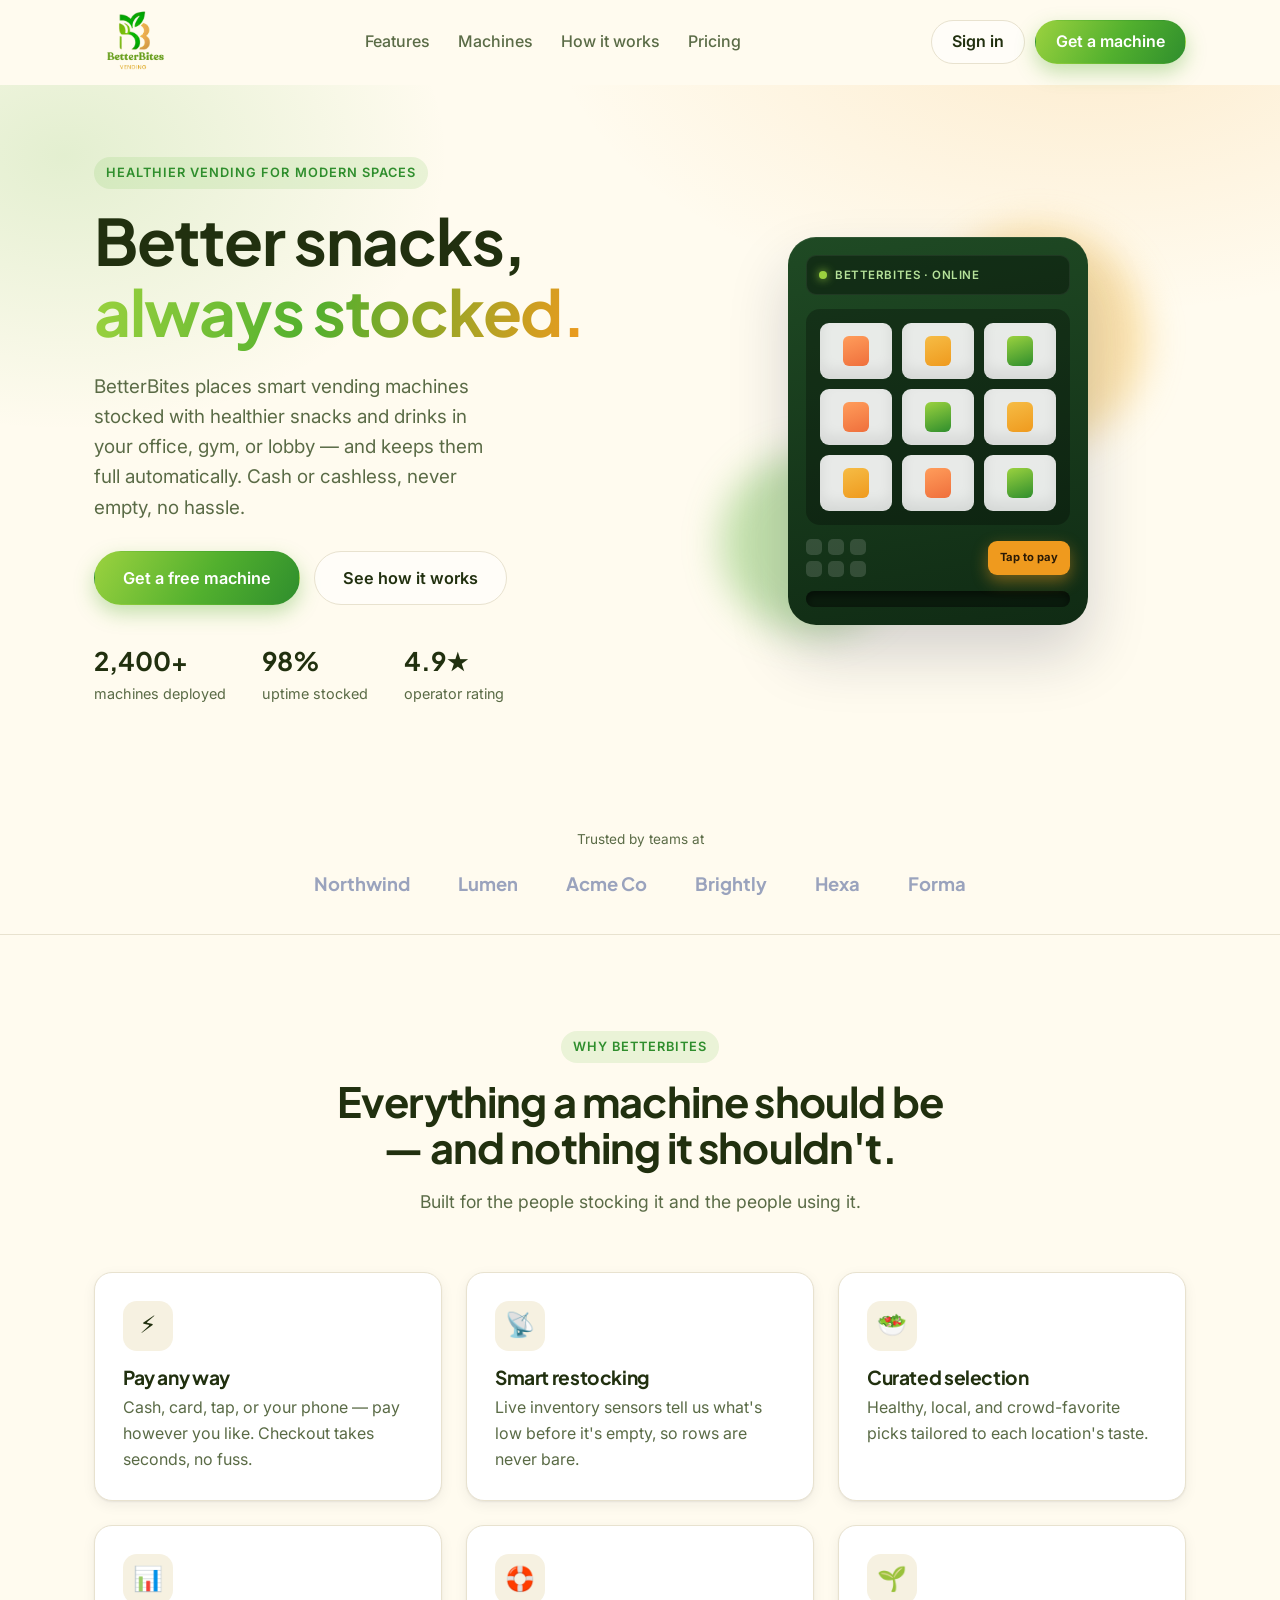
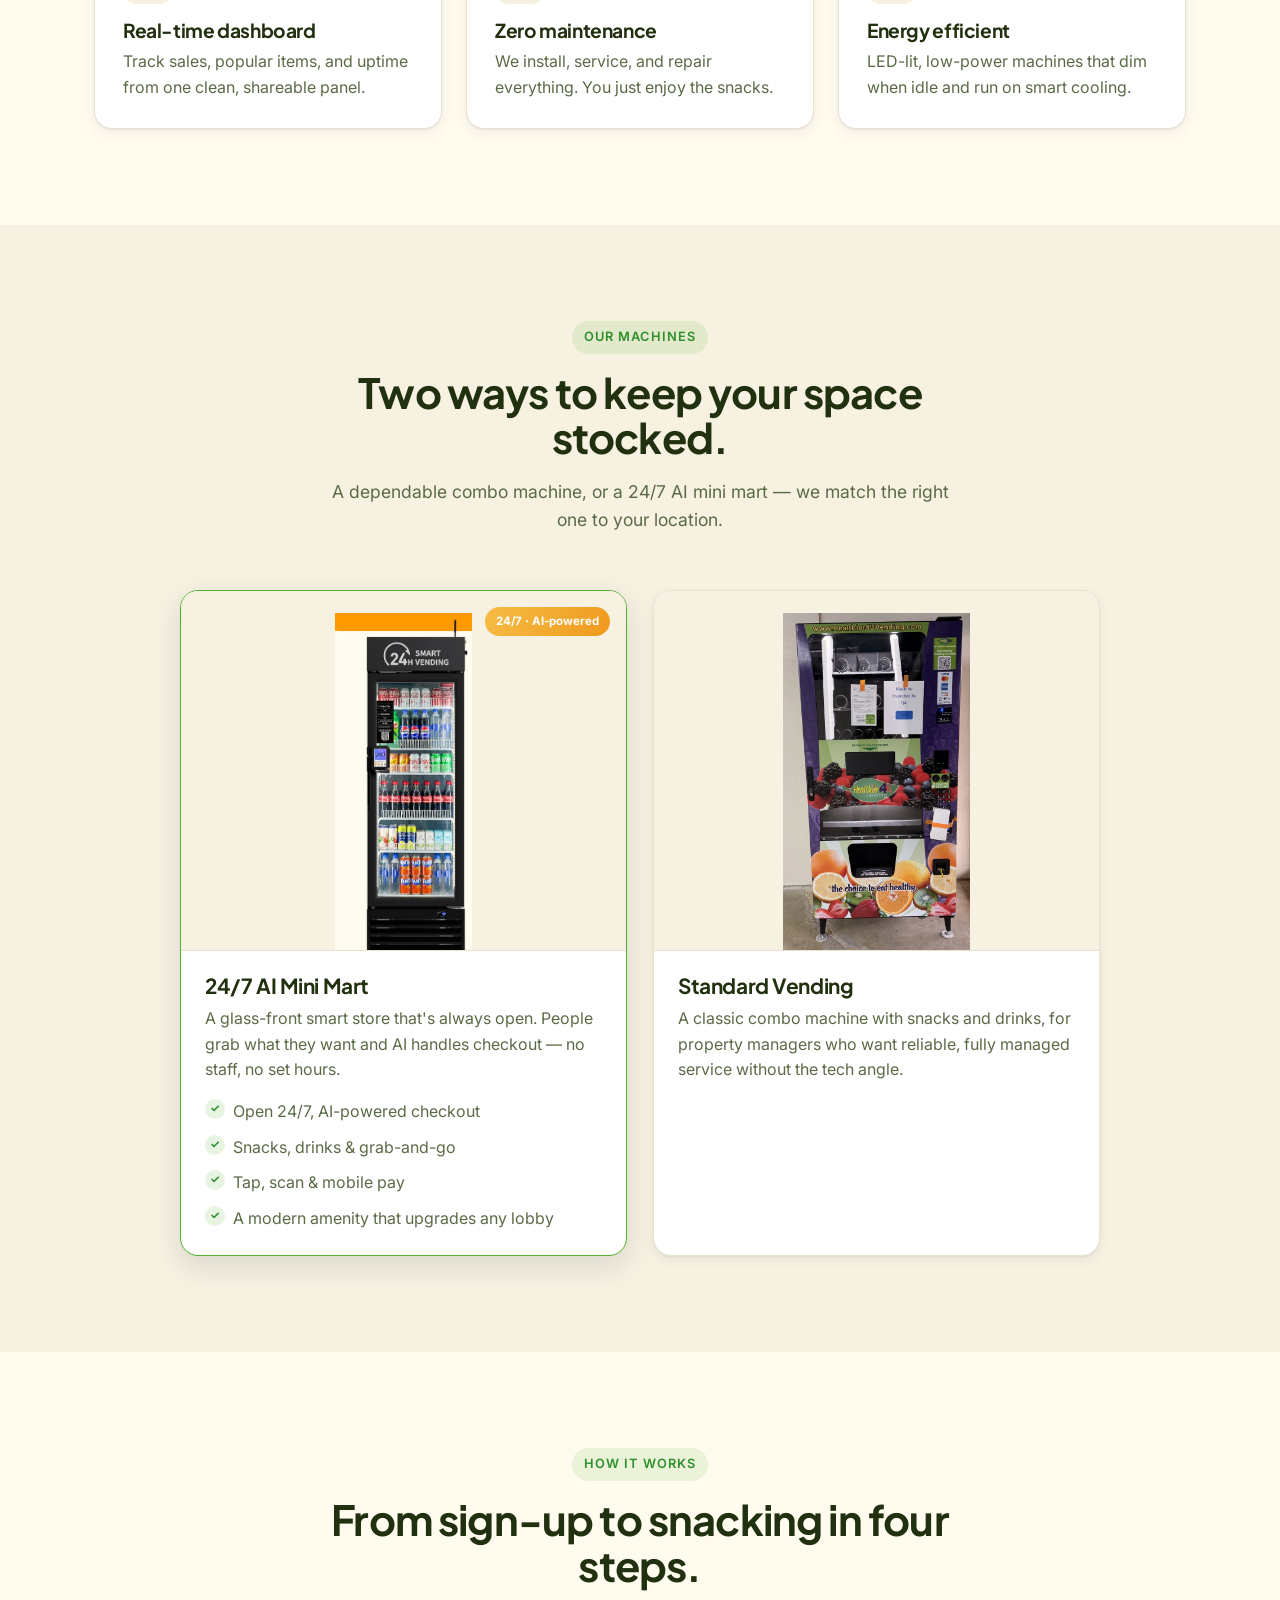
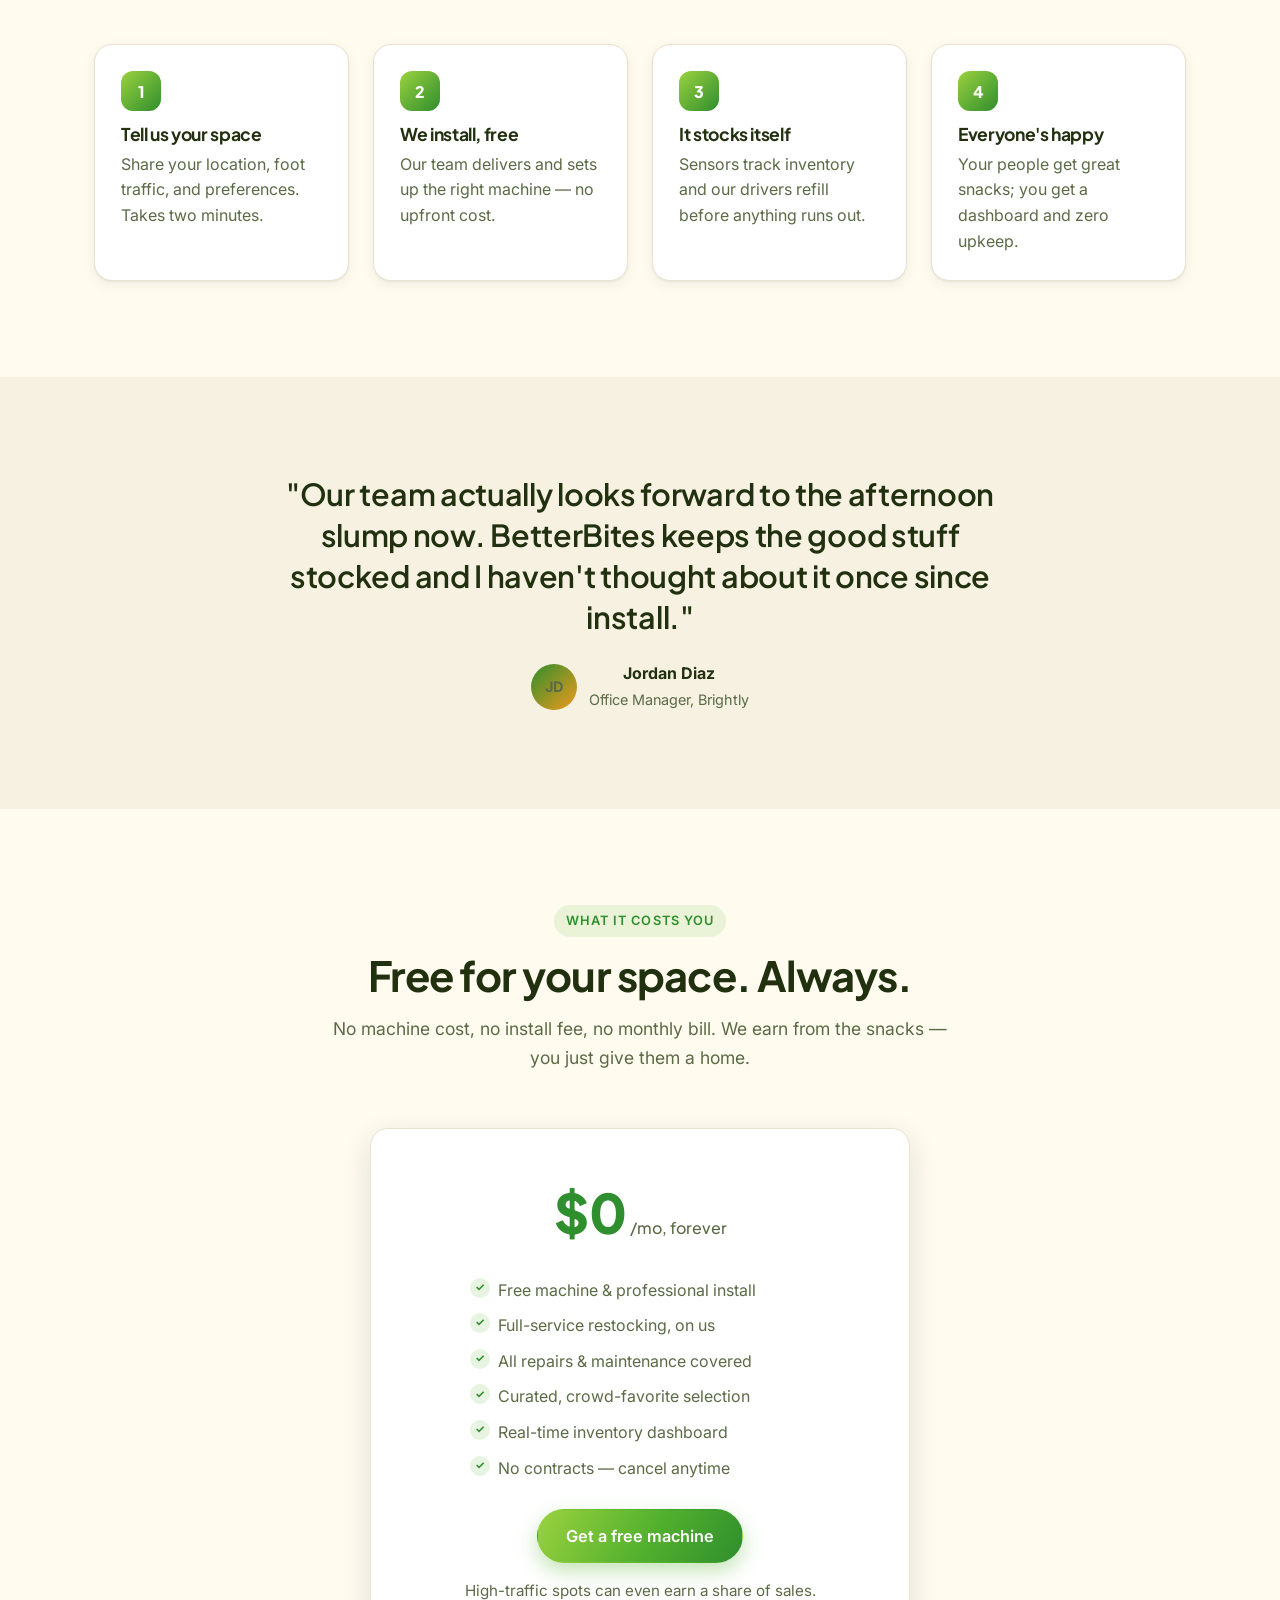
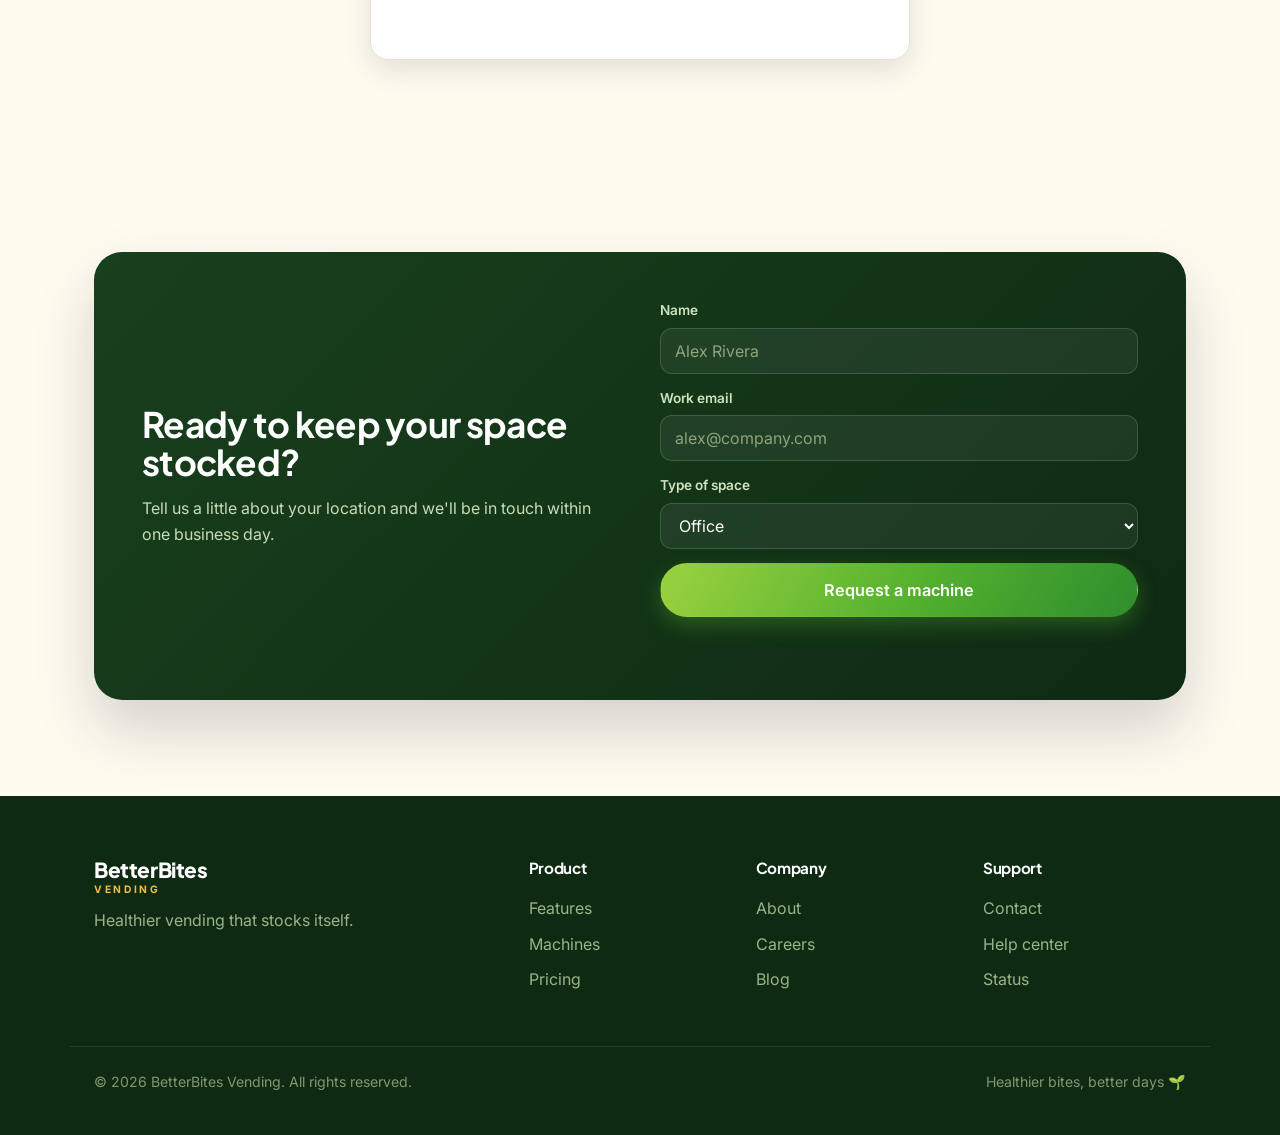
<file: index.html>
<!DOCTYPE html>
<html lang="en">
<head>
  <meta charset="UTF-8" />
  <meta name="viewport" content="width=device-width, initial-scale=1.0" />
  <meta name="description" content="BetterBites Vending — smart vending machines stocked with healthier snacks and drinks. Cash or cashless, restocked automatically, always on. Free placement for Phoenix-valley businesses." />
  <title>BetterBites Vending — Healthier Snacks, Always Stocked</title>
  <meta name="theme-color" content="#52b02e" />
  <!-- TODO: replace betterbitesvending.com with your real domain everywhere -->
  <link rel="canonical" href="https://betterbitesvending.com/" />
  <meta property="og:type" content="website" />
  <meta property="og:site_name" content="BetterBites Vending" />
  <meta property="og:title" content="BetterBites Vending — Healthier Snacks, Always Stocked" />
  <meta property="og:description" content="Free vending machines for Phoenix-valley businesses — snacks &amp; drinks, cash or cashless, restocked and serviced by us." />
  <meta property="og:url" content="https://betterbitesvending.com/" />
  <meta property="og:image" content="https://betterbitesvending.com/assets/logo-clear.png" />
  <meta name="twitter:card" content="summary_large_image" />
  <meta name="twitter:title" content="BetterBites Vending — Healthier Snacks, Always Stocked" />
  <meta name="twitter:description" content="Free vending machines for Phoenix-valley businesses — snacks &amp; drinks, cash or cashless, restocked and serviced by us." />
  <meta name="twitter:image" content="https://betterbitesvending.com/assets/logo-clear.png" />
  <link rel="icon" type="image/webp" href="assets/logo.webp" />
  <link rel="preconnect" href="https://fonts.googleapis.com" />
  <link rel="preconnect" href="https://fonts.gstatic.com" crossorigin />
  <link href="https://fonts.googleapis.com/css2?family=Plus+Jakarta+Sans:wght@400;500;600;700;800&family=Inter:wght@400;500;600&display=swap" rel="stylesheet" />
  <link rel="stylesheet" href="css/styles.css" />
  <script type="application/ld+json">
  {
    "@context": "https://schema.org",
    "@type": "LocalBusiness",
    "name": "BetterBites Vending",
    "description": "Free vending machine placement for Phoenix-valley businesses — snacks and drinks, cash or cashless, restocked and serviced for you. Standard machines and 24/7 AI mini marts.",
    "image": "https://betterbitesvending.com/assets/logo-clear.png",
    "url": "https://betterbitesvending.com/",
    "email": "betterbites93@gmail.com",
    "telephone": "+1-602-554-8731",
    "priceRange": "Free placement",
    "address": { "@type": "PostalAddress", "addressRegion": "AZ", "addressCountry": "US" },
    "areaServed": [
      { "@type": "City", "name": "Phoenix" },
      { "@type": "City", "name": "Scottsdale" },
      { "@type": "City", "name": "Tempe" },
      { "@type": "City", "name": "Mesa" },
      { "@type": "City", "name": "Chandler" },
      { "@type": "City", "name": "Gilbert" },
      { "@type": "City", "name": "Glendale" },
      { "@type": "City", "name": "Peoria" }
    ]
  }
  </script>
</head>
<body>
  <!-- Navigation -->
  <header class="nav" id="nav">
    <div class="container nav__inner">
      <a href="#home" class="brand" aria-label="BetterBites Vending — home">
        <img class="brand__logo" src="assets/logo-trim.png" alt="BetterBites Vending" />
      </a>
      <nav class="nav__links" aria-label="Primary">
        <a href="#features">Features</a>
        <a href="#machines">Machines</a>
        <a href="#how">How it works</a>
        <a href="#pricing">Pricing</a>
      </nav>
      <div class="nav__actions">
        <a href="#contact" class="btn btn--ghost">Sign in</a>
        <a href="#contact" class="btn btn--primary">Get a machine</a>
      </div>
      <button class="nav__toggle" id="navToggle" aria-label="Toggle menu" aria-expanded="false">
        <span></span><span></span><span></span>
      </button>
    </div>
  </header>

  <main>
    <!-- Hero -->
    <section class="hero" id="home">
      <div class="container hero__inner">
        <div class="hero__copy">
          <span class="eyebrow">Healthier vending for modern spaces</span>
          <h1>Better snacks, <span class="grad-text">always stocked.</span></h1>
          <p class="lede">
            BetterBites places smart vending machines stocked with healthier snacks and
            drinks in your office, gym, or lobby — and keeps them full automatically. Cash or
            cashless, never empty, no hassle.
          </p>
          <div class="hero__cta">
            <a href="#contact" class="btn btn--primary btn--lg">Get a free machine</a>
            <a href="#how" class="btn btn--ghost btn--lg">See how it works</a>
          </div>
          <ul class="hero__stats">
            <li><strong>2,400+</strong><span>machines deployed</span></li>
            <li><strong>98%</strong><span>uptime stocked</span></li>
            <li><strong>4.9★</strong><span>operator rating</span></li>
          </ul>
        </div>

        <!-- CSS vending machine illustration -->
        <div class="hero__art" aria-hidden="true">
          <div class="machine">
            <div class="machine__screen">
              <span class="machine__dot"></span> BETTERBITES · ONLINE
            </div>
            <div class="machine__grid">
              <div class="slot slot--a"></div>
              <div class="slot slot--b"></div>
              <div class="slot slot--c"></div>
              <div class="slot slot--a"></div>
              <div class="slot slot--c"></div>
              <div class="slot slot--b"></div>
              <div class="slot slot--b"></div>
              <div class="slot slot--a"></div>
              <div class="slot slot--c"></div>
            </div>
            <div class="machine__panel">
              <div class="machine__pad">
                <span></span><span></span><span></span>
                <span></span><span></span><span></span>
              </div>
              <div class="machine__tap">Tap to pay</div>
            </div>
            <div class="machine__tray"></div>
          </div>
          <div class="blob blob--1"></div>
          <div class="blob blob--2"></div>
        </div>
      </div>
    </section>

    <!-- Trusted by -->
    <section class="logos">
      <div class="container">
        <p class="logos__label">Trusted by teams at</p>
        <div class="logos__row">
          <span>Northwind</span><span>Lumen</span><span>Acme&nbsp;Co</span>
          <span>Brightly</span><span>Hexa</span><span>Forma</span>
        </div>
      </div>
    </section>

    <!-- Features -->
    <section class="features section" id="features">
      <div class="container">
        <div class="section__head">
          <span class="eyebrow">Why BetterBites</span>
          <h2>Everything a machine should be — and nothing it shouldn't.</h2>
          <p>Built for the people stocking it and the people using it.</p>
        </div>
        <div class="grid grid--3">
          <article class="card">
            <div class="card__icon">⚡</div>
            <h3>Pay any way</h3>
            <p>Cash, card, tap, or your phone — pay however you like. Checkout takes seconds, no fuss.</p>
          </article>
          <article class="card">
            <div class="card__icon">📡</div>
            <h3>Smart restocking</h3>
            <p>Live inventory sensors tell us what's low before it's empty, so rows are never bare.</p>
          </article>
          <article class="card">
            <div class="card__icon">🥗</div>
            <h3>Curated selection</h3>
            <p>Healthy, local, and crowd-favorite picks tailored to each location's taste.</p>
          </article>
          <article class="card">
            <div class="card__icon">📊</div>
            <h3>Real-time dashboard</h3>
            <p>Track sales, popular items, and uptime from one clean, shareable panel.</p>
          </article>
          <article class="card">
            <div class="card__icon">🛟</div>
            <h3>Zero maintenance</h3>
            <p>We install, service, and repair everything. You just enjoy the snacks.</p>
          </article>
          <article class="card">
            <div class="card__icon">🌱</div>
            <h3>Energy efficient</h3>
            <p>LED-lit, low-power machines that dim when idle and run on smart cooling.</p>
          </article>
        </div>
      </div>
    </section>

    <!-- Machines -->
    <section class="machines section section--alt" id="machines">
      <div class="container">
        <div class="section__head">
          <span class="eyebrow">Our machines</span>
          <h2>Two ways to keep your space stocked.</h2>
          <p>A dependable combo machine, or a 24/7 AI mini mart — we match the right one to your location.</p>
        </div>
        <div class="grid grid--2">
          <article class="machine-card machine-card--featured">
            <div class="machine-card__badge">24/7 · AI-powered</div>
            <div class="machine-photo">
              <img src="assets/machine-haha.jpg" alt="24/7 AI Mini Mart smart vending machine" loading="lazy" />
            </div>
            <div class="machine-card__body">
              <h3>24/7 AI Mini Mart</h3>
              <p>A glass-front smart store that's always open. People grab what they want and AI handles checkout — no staff, no set hours.</p>
              <ul class="ticks">
                <li>Open 24/7, AI-powered checkout</li>
                <li>Snacks, drinks &amp; grab-and-go</li>
                <li>Tap, scan &amp; mobile pay</li>
                <li>A modern amenity that upgrades any lobby</li>
              </ul>
            </div>
          </article>
          <article class="machine-card">
            <div class="machine-photo">
              <picture>
                <source srcset="assets/standard-vending-machine.webp" type="image/webp" />
                <img
                  src="assets/standard-vending-machine.jpg"
                  alt="Classic combo snack and drink vending machine from Better Bites Vending"
                  width="632"
                  height="1138"
                  loading="lazy"
                />
              </picture>
            </div>
            <div class="machine-card__body">
              <h3>Standard Vending</h3>
              <p>A classic combo machine with snacks and drinks, for property managers who want reliable, fully managed service without the tech angle.</p>
            </div>
          </article>
        </div>
      </div>
    </section>

    <!-- How it works -->
    <section class="how section" id="how">
      <div class="container">
        <div class="section__head">
          <span class="eyebrow">How it works</span>
          <h2>From sign-up to snacking in four steps.</h2>
        </div>
        <ol class="steps">
          <li class="step">
            <div class="step__num">1</div>
            <h3>Tell us your space</h3>
            <p>Share your location, foot traffic, and preferences. Takes two minutes.</p>
          </li>
          <li class="step">
            <div class="step__num">2</div>
            <h3>We install, free</h3>
            <p>Our team delivers and sets up the right machine — no upfront cost.</p>
          </li>
          <li class="step">
            <div class="step__num">3</div>
            <h3>It stocks itself</h3>
            <p>Sensors track inventory and our drivers refill before anything runs out.</p>
          </li>
          <li class="step">
            <div class="step__num">4</div>
            <h3>Everyone's happy</h3>
            <p>Your people get great snacks; you get a dashboard and zero upkeep.</p>
          </li>
        </ol>
      </div>
    </section>

    <!-- Testimonial -->
    <section class="quote section section--alt">
      <div class="container quote__inner">
        <blockquote>
          "Our team actually looks forward to the afternoon slump now. BetterBites keeps the
          good stuff stocked and I haven't thought about it once since install."
        </blockquote>
        <div class="quote__by">
          <span class="quote__avatar" aria-hidden="true">JD</span>
          <div>
            <strong>Jordan Diaz</strong>
            <span>Office Manager, Brightly</span>
          </div>
        </div>
      </div>
    </section>

    <!-- Pricing -->
    <section class="pricing section" id="pricing">
      <div class="container">
        <div class="section__head">
          <span class="eyebrow">What it costs you</span>
          <h2>Free for your space. Always.</h2>
          <p>No machine cost, no install fee, no monthly bill. We earn from the snacks &mdash; you just give them a home.</p>
        </div>
        <div class="freeplan">
          <p class="freeplan__price">$0<span>&nbsp;/mo, forever</span></p>
          <ul class="ticks freeplan__list">
            <li>Free machine &amp; professional install</li>
            <li>Full-service restocking, on us</li>
            <li>All repairs &amp; maintenance covered</li>
            <li>Curated, crowd-favorite selection</li>
            <li>Real-time inventory dashboard</li>
            <li>No contracts &mdash; cancel anytime</li>
          </ul>
          <a href="#contact" class="btn btn--primary btn--lg">Get a free machine</a>
          <p class="freeplan__note">High-traffic spots can even earn a share of sales.</p>
        </div>
      </div>
    </section>

    <!-- Contact / CTA -->
    <section class="cta section" id="contact">
      <div class="container">
        <div class="cta__card">
          <div class="cta__copy">
            <h2>Ready to keep your space stocked?</h2>
            <p>Tell us a little about your location and we'll be in touch within one business day.</p>
          </div>
          <form class="cta__form" id="leadForm" name="contact" method="POST" data-netlify="true" netlify-honeypot="bot-field" novalidate>
            <input type="hidden" name="form-name" value="contact" />
            <p hidden><label>Don't fill this out if you're human: <input name="bot-field" /></label></p>
            <div class="field">
              <label for="name">Name</label>
              <input id="name" name="name" type="text" placeholder="Alex Rivera" required />
            </div>
            <div class="field">
              <label for="email">Work email</label>
              <input id="email" name="email" type="email" placeholder="alex@company.com" required />
            </div>
            <div class="field">
              <label for="space">Type of space</label>
              <select id="space" name="space">
                <option>Office</option>
                <option>Gym / studio</option>
                <option>Lobby / building</option>
                <option>School / campus</option>
                <option>Other</option>
              </select>
            </div>
            <button type="submit" class="btn btn--primary btn--block btn--lg">Request a machine</button>
            <p class="cta__note" id="formNote" role="status"></p>
          </form>
        </div>
      </div>
    </section>
  </main>

  <!-- Footer -->
  <footer class="footer">
    <div class="container footer__inner">
      <div class="footer__brand">
        <a href="#home" class="brand">
          <span class="brand__text">
            <span class="brand__name">BetterBites</span>
            <span class="brand__tag">Vending</span>
          </span>
        </a>
        <p>Healthier vending that stocks itself.</p>
      </div>
      <div class="footer__cols">
        <div>
          <h4>Product</h4>
          <a href="#features">Features</a>
          <a href="#machines">Machines</a>
          <a href="#pricing">Pricing</a>
        </div>
        <div>
          <h4>Company</h4>
          <a href="#">About</a>
          <a href="#">Careers</a>
          <a href="#">Blog</a>
        </div>
        <div>
          <h4>Support</h4>
          <a href="#contact">Contact</a>
          <a href="#">Help center</a>
          <a href="#">Status</a>
        </div>
      </div>
    </div>
    <div class="container footer__bottom">
      <p>© <span id="year"></span> BetterBites Vending. All rights reserved.</p>
      <p>Healthier bites, better days 🌱</p>
    </div>
  </footer>

  <script src="js/main.js"></script>
</body>
</html>
</file>
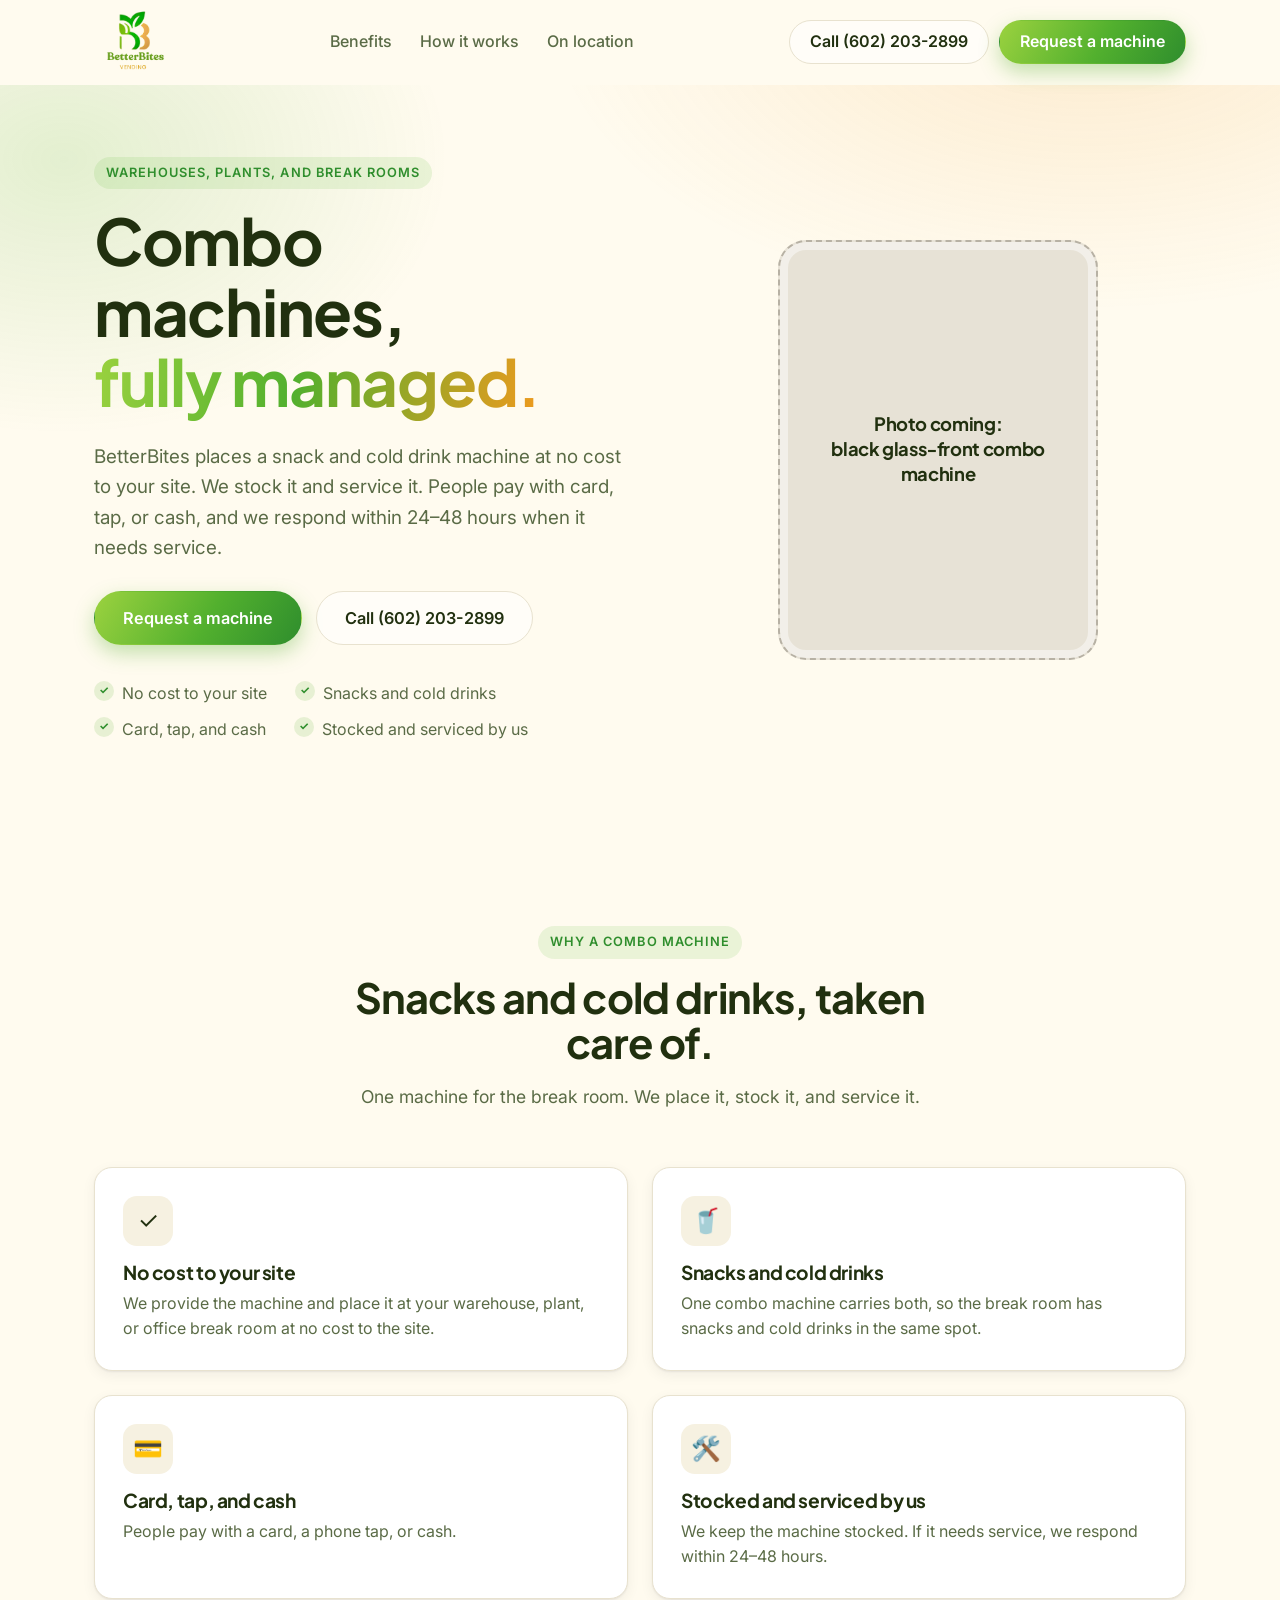
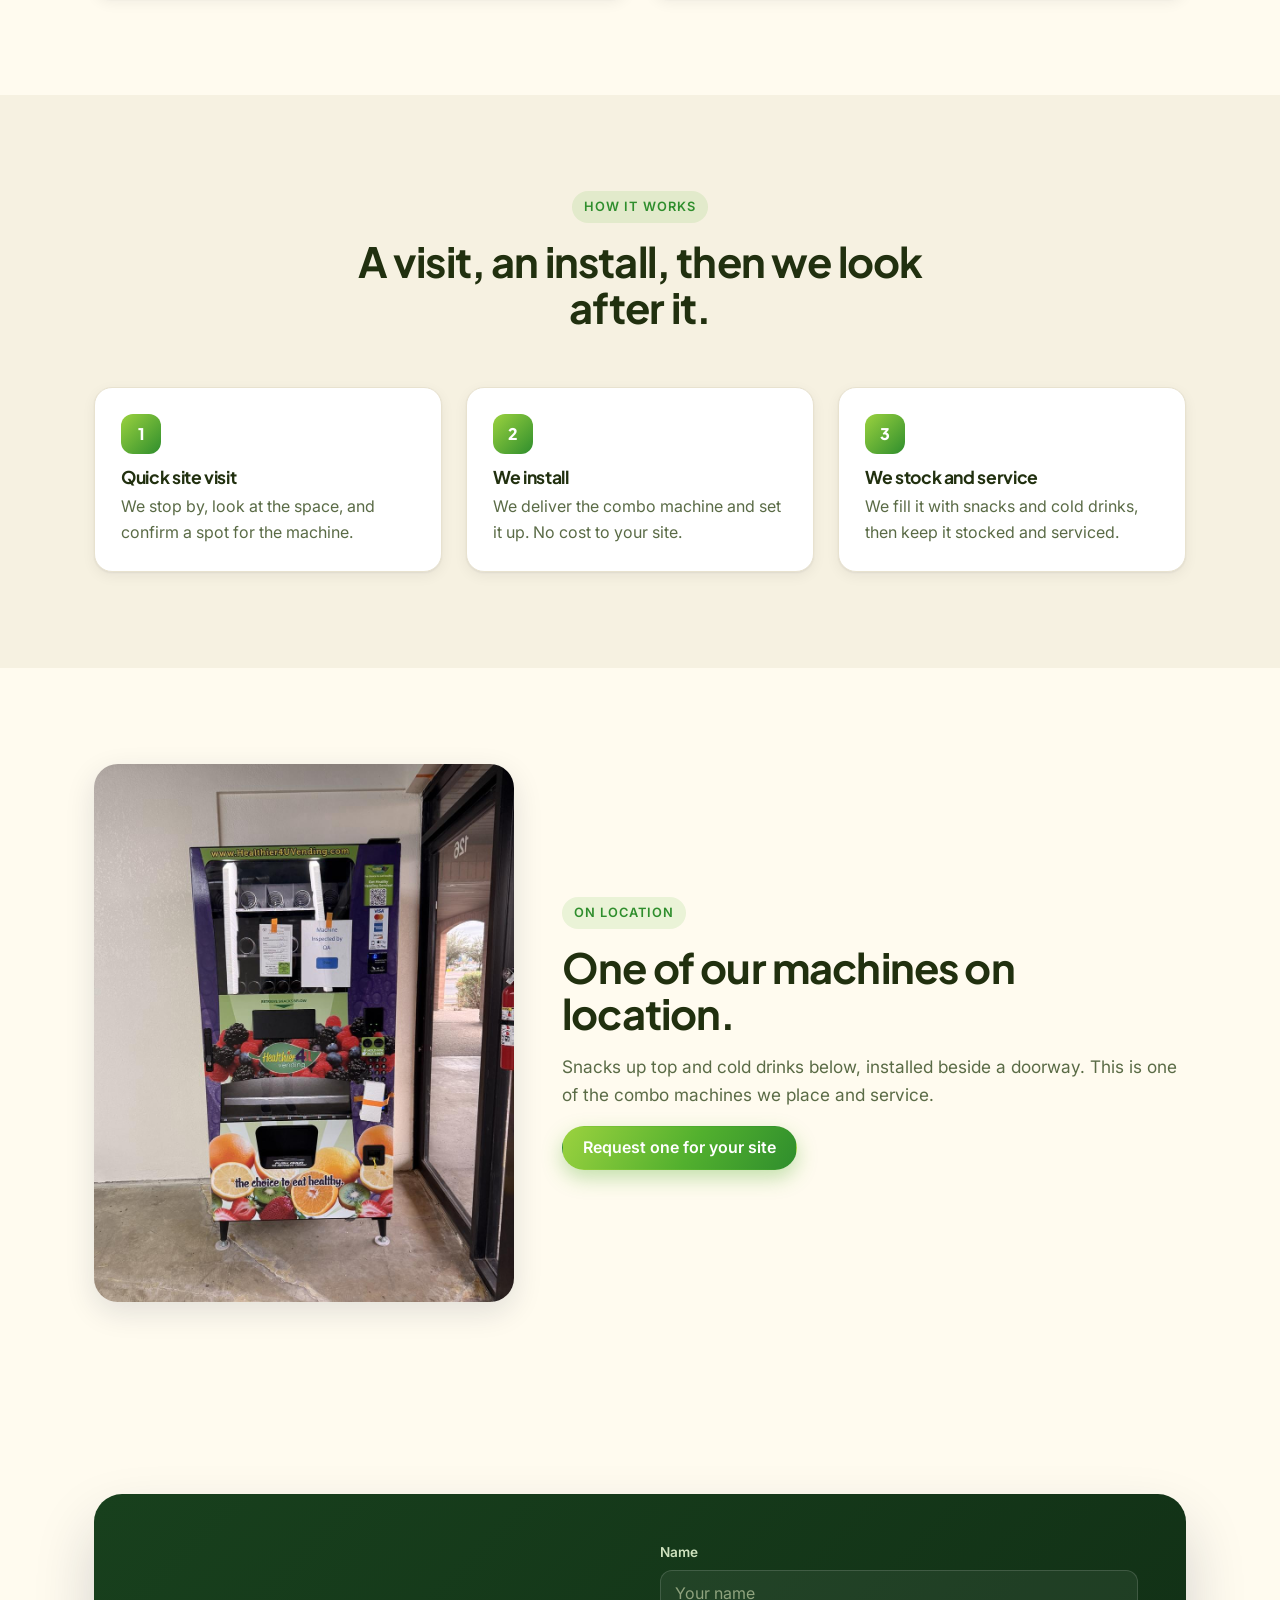
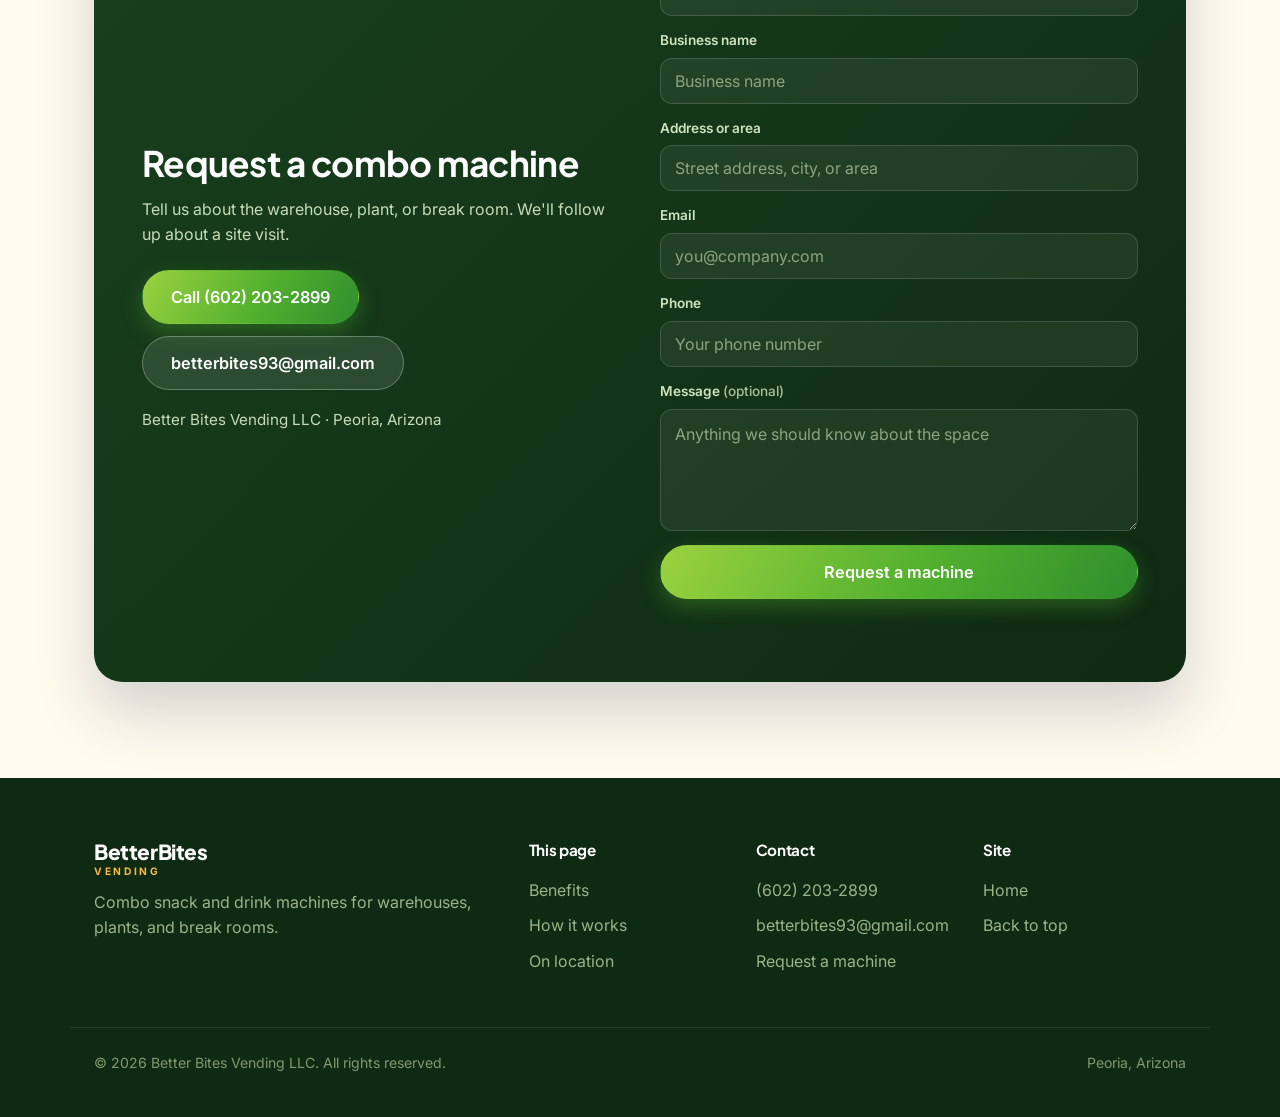
<file: combo-vending.html>
<!DOCTYPE html>
<html lang="en">
<head>
  <meta charset="UTF-8" />
  <meta name="viewport" content="width=device-width, initial-scale=1.0" />
  <title>Combo Snack and Drink Vending — Better Bites Vending</title>
  <meta name="description" content="Fully managed combo snack and drink machines for warehouses, plants, and break rooms. No cost to your site. Card, tap, or cash. Service within 24–48 hours." />
  <meta name="theme-color" content="#52b02e" />
  <link rel="canonical" href="https://vendingmadebetter.com/combo-vending.html" />
  <meta property="og:type" content="website" />
  <meta property="og:site_name" content="Better Bites Vending" />
  <meta property="og:title" content="Combo Snack and Drink Vending — Better Bites Vending" />
  <meta property="og:description" content="Fully managed combo snack and drink machines for warehouses, plants, and break rooms. No cost to your site. Card, tap, or cash. Service within 24–48 hours." />
  <meta property="og:url" content="https://vendingmadebetter.com/combo-vending.html" />
  <meta property="og:image" content="https://vendingmadebetter.com/assets/logo-clear.png" />
  <meta name="twitter:card" content="summary_large_image" />
  <meta name="twitter:title" content="Combo Snack and Drink Vending — Better Bites Vending" />
  <meta name="twitter:description" content="Fully managed combo snack and drink machines for warehouses, plants, and break rooms. No cost to your site." />
  <meta name="twitter:image" content="https://vendingmadebetter.com/assets/logo-clear.png" />
  <link rel="icon" type="image/webp" href="assets/logo.webp" />
  <link rel="preconnect" href="https://fonts.googleapis.com" />
  <link rel="preconnect" href="https://fonts.gstatic.com" crossorigin />
  <link href="https://fonts.googleapis.com/css2?family=Plus+Jakarta+Sans:wght@400;500;600;700;800&family=Inter:wght@400;500;600&display=swap" rel="stylesheet" />
  <link rel="stylesheet" href="css/styles.css" />
  <link rel="stylesheet" href="css/combo.css" />
  <script type="application/ld+json">
  {
    "@context": "https://schema.org",
    "@type": "Service",
    "name": "Combo snack and drink vending",
    "serviceType": "Vending machine placement",
    "url": "https://vendingmadebetter.com/combo-vending.html",
    "description": "Fully managed combo snack and cold drink vending machines for warehouses, plants, and office break rooms. No cost to the site. Card, tap, and cash. Stocked and serviced by Better Bites Vending, with service within 24-48 hours.",
    "provider": {
      "@type": "LocalBusiness",
      "name": "Better Bites Vending LLC",
      "url": "https://vendingmadebetter.com/",
      "email": "betterbites93@gmail.com",
      "telephone": "+1-602-203-2899",
      "image": "https://vendingmadebetter.com/assets/logo-clear.png",
      "address": {
        "@type": "PostalAddress",
        "addressLocality": "Peoria",
        "addressRegion": "AZ",
        "addressCountry": "US"
      }
    }
  }
  </script>
</head>
<body class="page-combo">
  <header class="nav" id="nav">
    <div class="container nav__inner">
      <a href="index.html" class="brand" aria-label="Better Bites Vending — home">
        <img class="brand__logo" src="assets/logo-trim.png" alt="Better Bites Vending" />
      </a>
      <nav class="nav__links" aria-label="Primary">
        <a href="#benefits">Benefits</a>
        <a href="#how">How it works</a>
        <a href="#location">On location</a>
        <a class="btn btn--ghost nav__menu-cta" href="tel:+16022032899">Call (602) 203-2899</a>
        <a class="btn btn--primary nav__menu-cta" href="#contact">Request a machine</a>
      </nav>
      <div class="nav__actions">
        <a class="btn btn--ghost" href="tel:+16022032899">Call (602) 203-2899</a>
        <a class="btn btn--primary" href="#contact">Request a machine</a>
      </div>
      <a class="nav__call btn btn--ghost" href="tel:+16022032899">Call</a>
      <button class="nav__toggle" id="navToggle" aria-label="Toggle menu" aria-expanded="false">
        <span></span><span></span><span></span>
      </button>
    </div>
  </header>

  <main>
    <section class="hero" id="top">
      <div class="container hero__inner">
        <div class="hero__copy">
          <span class="eyebrow">Warehouses, plants, and break rooms</span>
          <h1>Combo machines,<br><span class="grad-text">fully managed.</span></h1>
          <p class="lede">
            BetterBites places a snack and cold drink machine at no cost to your site.
            We stock it and service it. People pay with card, tap, or cash, and we
            respond within 24–48 hours when it needs service.
          </p>
          <div class="hero__cta">
            <a href="#contact" class="btn btn--primary btn--lg">Request a machine</a>
            <a href="tel:+16022032899" class="btn btn--ghost btn--lg">Call (602) 203-2899</a>
          </div>
          <ul class="ticks hero__points">
            <li>No cost to your site</li>
            <li>Snacks and cold drinks</li>
            <li>Card, tap, and cash</li>
            <li>Stocked and serviced by us</li>
          </ul>
        </div>

        <!-- PLACEHOLDER: replace this box with a licensed photo of a black glass-front combo machine. -->
        <div class="hero__art">
          <div class="photo-slot">
            <p>Photo coming:<br>black glass&#8209;front combo machine</p>
          </div>
        </div>
      </div>
    </section>

    <section class="section" id="benefits">
      <div class="container">
        <div class="section__head">
          <span class="eyebrow">Why a combo machine</span>
          <h2>Snacks and cold drinks, taken care of.</h2>
          <p>One machine for the break room. We place it, stock it, and service it.</p>
        </div>
        <div class="grid benefits-grid">
          <article class="card">
            <div class="card__icon" aria-hidden="true">✓</div>
            <h3>No cost to your site</h3>
            <p>We provide the machine and place it at your warehouse, plant, or office break room at no cost to the site.</p>
          </article>
          <article class="card">
            <div class="card__icon" aria-hidden="true">🥤</div>
            <h3>Snacks and cold drinks</h3>
            <p>One combo machine carries both, so the break room has snacks and cold drinks in the same spot.</p>
          </article>
          <article class="card">
            <div class="card__icon" aria-hidden="true">💳</div>
            <h3>Card, tap, and cash</h3>
            <p>People pay with a card, a phone tap, or cash.</p>
          </article>
          <article class="card">
            <div class="card__icon" aria-hidden="true">🛠️</div>
            <h3>Stocked and serviced by us</h3>
            <p>We keep the machine stocked. If it needs service, we respond within 24–48 hours.</p>
          </article>
        </div>
      </div>
    </section>

    <section class="section section--alt" id="how">
      <div class="container">
        <div class="section__head">
          <span class="eyebrow">How it works</span>
          <h2>A visit, an install, then we look after it.</h2>
        </div>
        <ol class="steps steps--3">
          <li class="step">
            <div class="step__num">1</div>
            <h3>Quick site visit</h3>
            <p>We stop by, look at the space, and confirm a spot for the machine.</p>
          </li>
          <li class="step">
            <div class="step__num">2</div>
            <h3>We install</h3>
            <p>We deliver the combo machine and set it up. No cost to your site.</p>
          </li>
          <li class="step">
            <div class="step__num">3</div>
            <h3>We stock and service</h3>
            <p>We fill it with snacks and cold drinks, then keep it stocked and serviced.</p>
          </li>
        </ol>
      </div>
    </section>

    <section class="section" id="location">
      <div class="container location">
        <figure class="location__photo">
          <img
            src="assets/combo-on-location.jpg"
            alt="A combo snack and cold drink vending machine on location, standing on a concrete floor beside a glass doorway."
            width="960"
            height="1229"
            loading="lazy"
            decoding="async"
          />
        </figure>
        <div class="location__copy">
          <span class="eyebrow">On location</span>
          <h2>One of our machines on location.</h2>
          <p>Snacks up top and cold drinks below, installed beside a doorway. This is one of the combo machines we place and service.</p>
          <a href="#contact" class="btn btn--primary">Request one for your site</a>
        </div>
      </div>
    </section>

    <section class="cta section" id="contact">
      <div class="container">
        <div class="cta__card">
          <div class="cta__copy">
            <h2>Request a combo machine</h2>
            <p>Tell us about the warehouse, plant, or break room. We'll follow up about a site visit.</p>
            <div class="cta__actions">
              <a class="btn btn--primary btn--lg" href="tel:+16022032899">Call (602) 203-2899</a>
              <a class="btn btn--ghost btn--lg" href="mailto:betterbites93@gmail.com">betterbites93@gmail.com</a>
            </div>
            <p class="cta__place">Better Bites Vending LLC · Peoria, Arizona</p>
          </div>
          <form class="cta__form" id="comboLeadForm" name="combo-vending" method="POST" data-netlify="true" netlify-honeypot="bot-field" novalidate>
            <input type="hidden" name="form-name" value="combo-vending" />
            <input type="hidden" name="machine" value="Combo snack and drink" />
            <p hidden><label>Don't fill this out if you're human: <input name="bot-field" tabindex="-1" autocomplete="off" /></label></p>
            <div class="field">
              <label for="combo-name">Name</label>
              <input id="combo-name" name="name" type="text" autocomplete="name" placeholder="Your name" required />
            </div>
            <div class="field">
              <label for="combo-business">Business name</label>
              <input id="combo-business" name="business_name" type="text" autocomplete="organization" placeholder="Business name" required />
            </div>
            <div class="field">
              <label for="combo-area">Address or area</label>
              <input id="combo-area" name="address_or_area" type="text" autocomplete="street-address" placeholder="Street address, city, or area" required />
            </div>
            <div class="field">
              <label for="combo-email">Email</label>
              <input id="combo-email" name="email" type="email" autocomplete="email" placeholder="you@company.com" required />
            </div>
            <div class="field">
              <label for="combo-phone">Phone</label>
              <input id="combo-phone" name="phone" type="tel" autocomplete="tel" inputmode="tel" placeholder="Your phone number" required />
            </div>
            <div class="field">
              <label for="combo-message">Message <span class="optional">(optional)</span></label>
              <textarea id="combo-message" name="message" rows="4" placeholder="Anything we should know about the space"></textarea>
            </div>
            <button type="submit" class="btn btn--primary btn--block btn--lg">Request a machine</button>
            <p class="cta__note" id="comboFormNote" role="status"></p>
          </form>
        </div>
      </div>
    </section>
  </main>

  <footer class="footer">
    <div class="container footer__inner">
      <div class="footer__brand">
        <a href="index.html" class="brand">
          <span class="brand__text">
            <span class="brand__name">BetterBites</span>
            <span class="brand__tag">Vending</span>
          </span>
        </a>
        <p>Combo snack and drink machines for warehouses, plants, and break rooms.</p>
      </div>
      <div class="footer__cols">
        <div>
          <h4>This page</h4>
          <a href="#benefits">Benefits</a>
          <a href="#how">How it works</a>
          <a href="#location">On location</a>
        </div>
        <div>
          <h4>Contact</h4>
          <a href="tel:+16022032899">(602) 203-2899</a>
          <a href="mailto:betterbites93@gmail.com">betterbites93@gmail.com</a>
          <a href="#contact">Request a machine</a>
        </div>
        <div>
          <h4>Site</h4>
          <a href="index.html">Home</a>
          <a href="#top">Back to top</a>
        </div>
      </div>
    </div>
    <div class="container footer__bottom">
      <p>© <span id="year"></span> Better Bites Vending LLC. All rights reserved.</p>
      <p>Peoria, Arizona</p>
    </div>
  </footer>

  <script src="js/main.js"></script>
  <script src="js/combo.js"></script>
</body>
</html>
</file>
<file: css/styles.css>
/* ============================================================
   BetterBites Vending — marketing site styles
   ============================================================ */

:root {
  --bg: #0f2a12;
  --bg-soft: #14361a;
  --surface: #ffffff;
  --surface-2: #f6f1e1;
  --ink: #21300f;
  --ink-soft: #5a6b46;
  --line: #e8e2cf;

  --brand: #52b02e;       /* leaf green */
  --brand-2: #2f8e2d;     /* deep green */
  --brand-light: #9bd23f; /* fresh light green */
  --accent: #ef9a1e;      /* amber */
  --accent-2: #f6bc45;    /* light amber */
  --warn: #e0741c;

  --radius: 18px;
  --radius-sm: 12px;
  --shadow-sm: 0 1px 2px rgba(15, 23, 42, .06), 0 4px 14px rgba(15, 23, 42, .06);
  --shadow-md: 0 10px 30px rgba(20, 26, 60, .12);
  --shadow-lg: 0 30px 60px rgba(20, 26, 60, .18);

  --maxw: 1140px;
  --pad: 24px;
}

* { box-sizing: border-box; }

html { scroll-behavior: smooth; scroll-padding-top: 100px; }

body {
  margin: 0;
  font-family: "Inter", system-ui, -apple-system, sans-serif;
  color: var(--ink);
  background: #fffbef;
  line-height: 1.6;
  -webkit-font-smoothing: antialiased;
}

h1, h2, h3, h4 {
  font-family: "Plus Jakarta Sans", system-ui, sans-serif;
  line-height: 1.1;
  margin: 0 0 .4em;
  letter-spacing: -.02em;
}

p { margin: 0 0 1em; }
a { color: inherit; text-decoration: none; }
img { max-width: 100%; display: block; }
ul, ol { margin: 0; padding: 0; list-style: none; }

.container {
  width: 100%;
  max-width: var(--maxw);
  margin: 0 auto;
  padding: 0 var(--pad);
}

.section { padding: 96px 0; }
.section--alt { background: var(--surface-2); }

.eyebrow {
  display: inline-block;
  font-size: .8rem;
  font-weight: 600;
  letter-spacing: .08em;
  text-transform: uppercase;
  color: var(--brand-2);
  background: rgba(82, 176, 46, .12);
  padding: 6px 12px;
  border-radius: 999px;
  margin-bottom: 16px;
}

.section__head {
  max-width: 640px;
  margin: 0 auto 56px;
  text-align: center;
}
.section__head h2 { font-size: clamp(1.8rem, 3.5vw, 2.6rem); }
.section__head p { color: var(--ink-soft); font-size: 1.1rem; margin: 0; }

.grad-text {
  background: linear-gradient(100deg, var(--brand-light), var(--brand) 45%, var(--accent));
  -webkit-background-clip: text;
  background-clip: text;
  color: transparent;
}

/* ---------- Buttons ---------- */
.btn {
  --bh: 44px;
  display: inline-flex;
  align-items: center;
  justify-content: center;
  gap: 8px;
  height: var(--bh);
  padding: 0 20px;
  border: 1px solid transparent;
  border-radius: 999px;
  font: inherit;
  font-weight: 600;
  cursor: pointer;
  transition: transform .15s ease, box-shadow .2s ease, background .2s ease, border-color .2s ease;
  white-space: nowrap;
}
.btn:active { transform: translateY(1px); }
.btn--primary {
  background: linear-gradient(120deg, var(--brand-light), var(--brand) 55%, var(--brand-2));
  color: #fff;
  box-shadow: 0 8px 20px rgba(82, 176, 46, .35);
}
.btn--primary:hover { box-shadow: 0 12px 26px rgba(82, 176, 46, .45); transform: translateY(-1px); }
.btn--ghost {
  background: rgba(255, 255, 255, .6);
  border-color: var(--line);
  color: var(--ink);
}
.btn--ghost:hover { border-color: var(--brand); color: var(--brand-2); }
.btn--lg { --bh: 54px; padding: 0 28px; font-size: 1.02rem; }
.btn--block { width: 100%; }

/* ---------- Nav ---------- */
.nav {
  position: sticky;
  top: 0;
  z-index: 50;
  background: #fffbef;
  border-bottom: 1px solid transparent;
  transition: border-color .2s ease, box-shadow .2s ease;
}
.nav.is-scrolled { border-color: var(--line); box-shadow: var(--shadow-sm); }
.nav__inner {
  display: flex;
  align-items: center;
  justify-content: space-between;
  height: 84px;
}
.brand { display: inline-flex; align-items: center; gap: 11px; }
.brand__logo { height: 66px; width: auto; display: block; }
.brand__text { display: flex; flex-direction: column; line-height: 1; }
.brand__name {
  font-family: "Plus Jakarta Sans", sans-serif;
  font-weight: 800; font-size: 1.3rem; letter-spacing: -.02em;
  color: var(--brand-2);
}
.brand__tag {
  font-size: .64rem; font-weight: 700; letter-spacing: .26em;
  text-transform: uppercase; color: var(--accent); margin-top: 3px;
}
.nav__links { display: flex; gap: 28px; }
.nav__links a { color: var(--ink-soft); font-weight: 500; transition: color .15s ease; }
.nav__links a:hover { color: var(--ink); }
.nav__actions { display: flex; gap: 10px; }
.nav__toggle {
  display: none;
  flex-direction: column;
  gap: 5px;
  width: 42px; height: 42px;
  border: 1px solid var(--line);
  border-radius: 10px;
  background: #fff;
  cursor: pointer;
}
.nav__toggle span { display: block; width: 18px; height: 2px; margin: 0 auto; background: var(--ink); border-radius: 2px; transition: .2s; }

/* ---------- Hero ---------- */
.hero {
  position: relative;
  overflow: hidden;
  padding: 72px 0 88px;
  background:
    radial-gradient(900px 500px at 85% -10%, rgba(239, 154, 30, .16), transparent 60%),
    radial-gradient(700px 500px at 5% 10%, rgba(82, 176, 46, .16), transparent 55%),
    #fffbef;
}
.hero__inner {
  display: grid;
  grid-template-columns: 1.05fr .95fr;
  gap: 48px;
  align-items: center;
}
.hero h1 { font-size: clamp(2.4rem, 5.2vw, 4rem); }
.lede { font-size: 1.18rem; color: var(--ink-soft); max-width: 34ch; }
.hero__cta { display: flex; gap: 14px; flex-wrap: wrap; margin: 28px 0 36px; }
.hero__stats { display: flex; gap: 36px; flex-wrap: wrap; }
.hero__stats li { display: flex; flex-direction: column; }
.hero__stats strong { font-family: "Plus Jakarta Sans", sans-serif; font-size: 1.6rem; }
.hero__stats span { color: var(--ink-soft); font-size: .9rem; }

/* ---------- Vending machine art ---------- */
.hero__art { position: relative; display: grid; place-items: center; min-height: 460px; }
.machine {
  position: relative;
  z-index: 2;
  width: 300px;
  padding: 18px;
  border-radius: 28px;
  background: linear-gradient(170deg, #1f4a24, #102b14);
  box-shadow: var(--shadow-lg), inset 0 1px 0 rgba(255, 255, 255, .08);
  animation: float 6s ease-in-out infinite;
}
@keyframes float { 0%,100% { transform: translateY(0); } 50% { transform: translateY(-12px); } }
.machine__screen {
  display: flex; align-items: center; gap: 8px;
  font-size: .72rem; font-weight: 600; letter-spacing: .05em;
  color: #b6e29a;
  background: rgba(0, 0, 0, .35);
  border: 1px solid rgba(255, 255, 255, .06);
  border-radius: 10px;
  padding: 10px 12px;
  margin-bottom: 14px;
}
.machine__dot { width: 8px; height: 8px; border-radius: 50%; background: var(--brand-light); box-shadow: 0 0 10px var(--brand-light); animation: pulse 2s infinite; }
@keyframes pulse { 50% { opacity: .4; } }
.machine__grid {
  display: grid;
  grid-template-columns: repeat(3, 1fr);
  gap: 10px;
  padding: 14px;
  background: rgba(0, 0, 0, .28);
  border-radius: 14px;
}
.slot {
  height: 56px;
  border-radius: 9px;
  background: rgba(255, 255, 255, .9);
  position: relative;
  overflow: hidden;
  box-shadow: inset 0 -8px 14px rgba(0, 0, 0, .08);
}
.slot::after {
  content: "";
  position: absolute; left: 50%; top: 50%;
  width: 26px; height: 30px;
  transform: translate(-50%, -50%);
  border-radius: 6px;
}
.slot--a::after { background: linear-gradient(160deg, #ff9d5b, #ef6f3c); }
.slot--b::after { background: linear-gradient(160deg, #f6bc45, #ef9a1e); }
.slot--c::after { background: linear-gradient(160deg, #9bd23f, #2f8e2d); }
.machine__panel {
  display: flex; align-items: center; justify-content: space-between;
  margin-top: 14px;
}
.machine__pad { display: grid; grid-template-columns: repeat(3, 1fr); gap: 6px; }
.machine__pad span { width: 16px; height: 16px; border-radius: 5px; background: rgba(255, 255, 255, .14); }
.machine__tap {
  font-size: .7rem; font-weight: 700; color: #2a1a06;
  background: var(--accent);
  padding: 8px 12px; border-radius: 9px;
  box-shadow: 0 6px 16px rgba(239, 154, 30, .45);
}
.machine__tray {
  height: 16px;
  margin-top: 14px;
  border-radius: 8px;
  background: rgba(0, 0, 0, .4);
  box-shadow: inset 0 4px 8px rgba(0, 0, 0, .5);
}
.blob {
  position: absolute;
  border-radius: 50%;
  filter: blur(18px);
  z-index: 1;
}
.blob--1 { width: 220px; height: 220px; background: rgba(246, 188, 69, .4); top: 6%; right: 8%; animation: float 7s ease-in-out infinite; }
.blob--2 { width: 180px; height: 180px; background: rgba(82, 176, 46, .35); bottom: 6%; left: 6%; animation: float 9s ease-in-out infinite reverse; }

/* ---------- Logos ---------- */
.logos { padding: 36px 0; border-bottom: 1px solid var(--line); }
.logos__label { text-align: center; color: var(--ink-soft); font-size: .85rem; margin-bottom: 18px; }
.logos__row {
  display: flex; flex-wrap: wrap; justify-content: center; gap: 14px 48px;
  font-family: "Plus Jakarta Sans", sans-serif; font-weight: 700; font-size: 1.15rem;
  color: #9aa3bd;
}

/* ---------- Grid + cards ---------- */
.grid { display: grid; gap: 24px; }
.grid--3 { grid-template-columns: repeat(3, 1fr); }

.card {
  background: var(--surface);
  border: 1px solid var(--line);
  border-radius: var(--radius);
  padding: 28px;
  box-shadow: var(--shadow-sm);
  transition: transform .2s ease, box-shadow .2s ease, border-color .2s ease;
}
.card:hover { transform: translateY(-4px); box-shadow: var(--shadow-md); border-color: rgba(91, 108, 255, .35); }
.card__icon {
  display: grid; place-items: center;
  width: 50px; height: 50px;
  font-size: 1.5rem;
  border-radius: 14px;
  background: var(--surface-2);
  margin-bottom: 16px;
}
.card h3 { font-size: 1.2rem; }
.card p { color: var(--ink-soft); margin: 0; }

/* ---------- Machine cards ---------- */
.machine-card {
  position: relative;
  background: var(--surface);
  border: 1px solid var(--line);
  border-radius: var(--radius);
  overflow: hidden;
  box-shadow: var(--shadow-sm);
  transition: transform .2s ease, box-shadow .2s ease;
}
.machine-card:hover { transform: translateY(-4px); box-shadow: var(--shadow-md); }
.machine-card--featured { border-color: var(--brand); box-shadow: var(--shadow-md); }
.machine-card__badge {
  position: absolute; top: 16px; right: 16px; z-index: 2;
  font-size: .72rem; font-weight: 700; color: #fff;
  background: linear-gradient(120deg, var(--accent-2), var(--accent));
  padding: 5px 11px; border-radius: 999px;
}
.machine-card__top { height: 170px; position: relative; }
.machine-card__top::after {
  content: ""; position: absolute; inset: 28px;
  border-radius: 12px;
  background:
    repeating-linear-gradient(0deg, rgba(255,255,255,.5) 0 2px, transparent 2px 26px),
    rgba(255, 255, 255, .15);
  box-shadow: inset 0 0 0 2px rgba(255, 255, 255, .25);
}
.machine-card__top--mini { background: linear-gradient(160deg, #f6bc45, #ef9a1e); }
.machine-card__top--pro  { background: linear-gradient(160deg, #9bd23f, #2f8e2d); }
.machine-card__top--max  { background: linear-gradient(160deg, #6cc04a, #ef9a1e); }
.machine-card__body { padding: 24px; }
.machine-card__body h3 { font-size: 1.3rem; }
.machine-card__body > p { color: var(--ink-soft); }
/* Real machine photos */
.grid--2 { grid-template-columns: repeat(2, 1fr); gap: 26px; max-width: 920px; margin-inline: auto; }
.machine-photo {
  height: 360px; background: var(--surface-2);
  display: flex; align-items: flex-end; justify-content: center; padding: 22px 22px 0;
  border-bottom: 1px solid var(--line);
}
.machine-photo picture { display: contents; }
.machine-photo img {
  max-height: 100%;
  max-width: 100%;
  width: auto;
  height: auto;
  object-fit: contain;
  display: block;
}

.ticks { display: grid; gap: 10px; margin-top: 16px; }
.ticks li { position: relative; padding-left: 28px; color: var(--ink-soft); }
.ticks li::before {
  content: "✓";
  position: absolute; left: 0; top: 0;
  display: grid; place-items: center;
  width: 20px; height: 20px;
  font-size: .7rem; font-weight: 700; color: var(--brand-2);
  background: rgba(82, 176, 46, .14);
  border-radius: 50%;
}

/* ---------- Steps ---------- */
.steps { display: grid; grid-template-columns: repeat(4, 1fr); gap: 24px; counter-reset: step; }
.step {
  background: var(--surface);
  border: 1px solid var(--line);
  border-radius: var(--radius);
  padding: 26px;
  box-shadow: var(--shadow-sm);
}
.step__num {
  display: grid; place-items: center;
  width: 40px; height: 40px;
  font-family: "Plus Jakarta Sans", sans-serif; font-weight: 800;
  color: #fff;
  background: linear-gradient(135deg, var(--brand-light), var(--brand-2));
  border-radius: 12px;
  margin-bottom: 14px;
}
.step h3 { font-size: 1.1rem; }
.step p { color: var(--ink-soft); margin: 0; }

/* ---------- Quote ---------- */
.quote__inner { max-width: 760px; margin: 0 auto; text-align: center; }
.quote blockquote {
  margin: 0 0 24px;
  font-family: "Plus Jakarta Sans", sans-serif;
  font-size: clamp(1.3rem, 2.6vw, 1.9rem);
  font-weight: 600;
  line-height: 1.35;
  letter-spacing: -.01em;
}
.quote__by { display: inline-flex; align-items: center; gap: 12px; }
.quote__avatar {
  display: grid; place-items: center;
  width: 46px; height: 46px;
  font-weight: 700; color: #fff;
  background: linear-gradient(135deg, var(--brand-2), var(--accent));
  border-radius: 50%;
}
.quote__by strong { display: block; }
.quote__by span { color: var(--ink-soft); font-size: .9rem; }

/* ---------- Pricing ---------- */
.plan {
  position: relative;
  background: var(--surface);
  border: 1px solid var(--line);
  border-radius: var(--radius);
  padding: 30px;
  box-shadow: var(--shadow-sm);
  display: flex; flex-direction: column;
}
.plan--featured { border-color: var(--brand); box-shadow: var(--shadow-md); transform: translateY(-6px); }
.plan h3 { font-size: 1.25rem; }
.plan__price { font-family: "Plus Jakarta Sans", sans-serif; font-size: 2.4rem; font-weight: 800; margin: 4px 0 6px; }
.plan__price span { font-size: 1rem; font-weight: 500; color: var(--ink-soft); }
.plan__desc { color: var(--ink-soft); min-height: 48px; }
.plan .ticks { flex: 1; margin-bottom: 22px; }

/* ---------- Free plan (single panel) ---------- */
.freeplan {
  max-width: 540px; margin: 0 auto; text-align: center;
  background: var(--surface); border: 1px solid var(--line);
  border-radius: var(--radius); padding: 40px 36px; box-shadow: var(--shadow-md);
}
.freeplan__price { font-family: "Plus Jakarta Sans", sans-serif; font-size: 3.4rem; font-weight: 800; color: var(--brand-2); margin: 0 0 22px; }
.freeplan__price span { font-size: 1rem; font-weight: 500; color: var(--ink-soft); }
.freeplan__list { text-align: left; max-width: 340px; margin: 0 auto 28px; }
.freeplan__note { margin-top: 16px; color: var(--ink-soft); font-size: .95rem; }

/* ---------- CTA ---------- */
.cta__card {
  display: grid;
  grid-template-columns: 1fr 1fr;
  gap: 40px;
  align-items: center;
  background: linear-gradient(135deg, #18401d, #0f2a13);
  color: #fff;
  border-radius: 28px;
  padding: 48px;
  box-shadow: var(--shadow-lg);
}
.cta__copy h2 { color: #fff; font-size: clamp(1.6rem, 3vw, 2.2rem); }
.cta__copy p { color: #c7dcb6; margin: 0; }
.cta__form { display: grid; gap: 14px; }
.field { display: grid; gap: 6px; }
.field label { font-size: .85rem; font-weight: 600; color: #cfe3bf; }
.field input, .field select {
  height: 46px;
  padding: 0 14px;
  border-radius: 12px;
  border: 1px solid rgba(255, 255, 255, .14);
  background: rgba(255, 255, 255, .06);
  color: #fff;
  font: inherit;
}
.field input::placeholder { color: #8fa37e; }
.field input:focus, .field select:focus {
  outline: none;
  border-color: var(--brand-light);
  box-shadow: 0 0 0 3px rgba(155, 210, 63, .35);
}
.field select option { color: #21300f; }
.cta__note { font-size: .9rem; color: var(--accent-2); min-height: 1.2em; margin: 4px 0 0; text-align: center; }

/* ---------- Footer ---------- */
.footer { background: var(--bg); color: #cfe0c0; padding: 64px 0 28px; }
.footer__inner { display: grid; grid-template-columns: 1.2fr 2fr; gap: 40px; }
.footer .brand__name { color: #fff; }
.footer .brand__tag { color: var(--accent-2); }
.footer__brand p { color: #9bb389; margin-top: 14px; }
.footer__cols { display: grid; grid-template-columns: repeat(3, 1fr); gap: 24px; }
.footer__cols h4 { color: #fff; font-size: .95rem; margin-bottom: 14px; }
.footer__cols a { display: block; color: #9bb389; padding: 5px 0; transition: color .15s; }
.footer__cols a:hover { color: var(--brand-light); }
.footer__bottom {
  display: flex; justify-content: space-between; flex-wrap: wrap; gap: 8px;
  margin-top: 48px; padding-top: 24px;
  border-top: 1px solid rgba(255, 255, 255, .1);
  color: #82986f; font-size: .88rem;
}

/* ---------- Reveal on scroll ---------- */
.reveal { opacity: 0; transform: translateY(24px); transition: opacity .6s ease, transform .6s ease; }
.reveal.is-in { opacity: 1; transform: none; }

/* ---------- Responsive ---------- */
@media (max-width: 920px) {
  .hero__inner { grid-template-columns: 1fr; }
  .hero__art { order: -1; min-height: 380px; }
  .grid--3, .steps { grid-template-columns: repeat(2, 1fr); }
  .cta__card { grid-template-columns: 1fr; padding: 36px; }
  .footer__inner { grid-template-columns: 1fr; }
}
@media (max-width: 720px) {
  .nav__links, .nav__actions { display: none; }
  .nav__toggle { display: flex; }
  .nav.is-open .nav__links {
    display: flex; flex-direction: column; gap: 4px;
    position: absolute; top: 84px; left: 0; right: 0;
    background: #fffbef; padding: 12px var(--pad) 18px;
    border-bottom: 1px solid var(--line); box-shadow: var(--shadow-md);
  }
  .nav.is-open .nav__links a { padding: 10px 0; }
  .section { padding: 72px 0; }
  .grid--3, .grid--2, .steps, .footer__cols { grid-template-columns: 1fr; }
  .machine-photo { height: 300px; }
  .lede { max-width: none; }
  .plan--featured { transform: none; }
}

@media (prefers-reduced-motion: reduce) {
  *, *::before, *::after { animation: none !important; transition: none !important; }
  html { scroll-behavior: auto; }
}
</file>
<file: css/combo.css>
/* Combo vending landing page — uses the shared site styles.
   Scoped to body.page-combo so the homepage is unchanged. */

.page-combo .lede { max-width: 46ch; }

.page-combo .hero__points {
  display: flex;
  flex-wrap: wrap;
  gap: 10px 28px;
  max-width: none;
}
.page-combo .hero__points li { flex: 0 1 auto; }

/* Neutral stand-in until a licensed machine photo is available. */
.photo-slot {
  width: min(100%, 320px);
  min-height: 420px;
  margin-inline: auto;
  padding: 32px 28px;
  display: flex;
  align-items: center;
  justify-content: center;
  text-align: center;
  color: var(--ink);
  background: #e7e2d6;
  border: 2px dashed #b7b1a4;
  border-radius: 28px;
  box-shadow: inset 0 0 0 8px rgba(255, 255, 255, .45);
}
.photo-slot p {
  margin: 0;
  font-family: "Plus Jakarta Sans", system-ui, sans-serif;
  font-size: 1.15rem;
  font-weight: 700;
  line-height: 1.35;
  letter-spacing: -.02em;
}

.page-combo .benefits-grid { grid-template-columns: 1fr 1fr; }
.page-combo .card:hover { border-color: rgba(82, 176, 46, .45); }

.page-combo .steps--3 { grid-template-columns: repeat(3, 1fr); }

.location {
  display: grid;
  grid-template-columns: minmax(260px, 420px) 1fr;
  gap: 48px;
  align-items: center;
}
.location__photo { margin: 0; }
.location__photo img {
  width: 100%;
  height: auto;
  border-radius: 24px;
  background: var(--surface-2);
  box-shadow: var(--shadow-md);
}
.location__copy h2 { font-size: clamp(1.8rem, 3.5vw, 2.6rem); }
.location__copy p { color: var(--ink-soft); font-size: 1.08rem; }

.page-combo .cta__card,
.page-combo .cta__copy,
.page-combo .cta__form,
.page-combo .cta__actions,
.page-combo .field { min-width: 0; }

.page-combo .cta__actions {
  display: flex;
  flex-wrap: wrap;
  gap: 12px;
  margin-top: 22px;
}
.page-combo .cta__actions .btn {
  max-width: 100%;
  white-space: normal;
  overflow-wrap: anywhere;
  text-align: center;
  height: auto;
  min-height: var(--bh);
  padding-top: 10px;
  padding-bottom: 10px;
}
.page-combo .cta__card .btn--ghost {
  background: rgba(255, 255, 255, .1);
  border-color: rgba(255, 255, 255, .28);
  color: #fff;
}
.page-combo .cta__card .btn--ghost:hover {
  background: rgba(255, 255, 255, .18);
  border-color: #fff;
  color: #fff;
}
.page-combo .cta__place {
  margin-top: 18px;
  color: #c7dcb6;
  font-size: .95rem;
}

.page-combo .field .optional { font-weight: 500; opacity: .8; }

.page-combo .field textarea {
  min-height: 120px;
  padding: 12px 14px;
  border-radius: 12px;
  border: 1px solid rgba(255, 255, 255, .14);
  background: rgba(255, 255, 255, .06);
  color: #fff;
  font: inherit;
  line-height: 1.5;
  resize: vertical;
}
.page-combo .field textarea::placeholder { color: #8fa37e; }
.page-combo .field textarea:focus {
  outline: none;
  border-color: var(--brand-light);
  box-shadow: 0 0 0 3px rgba(155, 210, 63, .35);
}

.page-combo .nav__call,
.page-combo .nav__menu-cta { display: none; }

/* Nav link color would otherwise override the button text. */
.page-combo .nav__links a.btn--primary,
.page-combo .nav__links a.btn--primary:hover { color: #fff; }
.page-combo .nav__links a.btn--ghost,
.page-combo .nav__links a.btn--ghost:hover { color: var(--ink); }

.page-combo a:focus-visible,
.page-combo button:focus-visible {
  outline: 3px solid var(--brand-2);
  outline-offset: 3px;
}

@media (max-width: 980px) {
  .page-combo .nav__links,
  .page-combo .nav__actions { display: none; }
  .page-combo .nav__toggle { display: flex; }
  .page-combo .nav__call {
    display: inline-flex;
    margin-left: auto;
    height: 42px;
    padding: 0 14px;
  }
  .page-combo .nav.is-open .nav__links {
    display: flex;
    flex-direction: column;
    align-items: stretch;
    gap: 4px;
    position: absolute;
    top: 84px;
    left: 0;
    right: 0;
    background: #fffbef;
    padding: 12px var(--pad) 18px;
    border-bottom: 1px solid var(--line);
    box-shadow: var(--shadow-md);
  }
  .page-combo .nav.is-open .nav__links a { padding: 10px 0; }
  .page-combo .nav.is-open .nav__links a.nav__menu-cta {
    display: inline-flex;
    width: 100%;
    margin-top: 8px;
    padding: 0 18px;
    justify-content: center;
  }
}

@media (max-width: 920px) {
  .page-combo .hero__art { order: 0; min-height: 0; }
  .page-combo .steps--3 { grid-template-columns: 1fr; }
  .photo-slot { min-height: 280px; width: min(100%, 280px); }
}

@media (max-width: 720px) {
  .page-combo .benefits-grid,
  .location { grid-template-columns: 1fr; }
  .page-combo .hero__points { flex-direction: column; gap: 10px; }
  .location { gap: 28px; }
  .page-combo .cta__card { padding: 28px 20px; }
}
</file>
